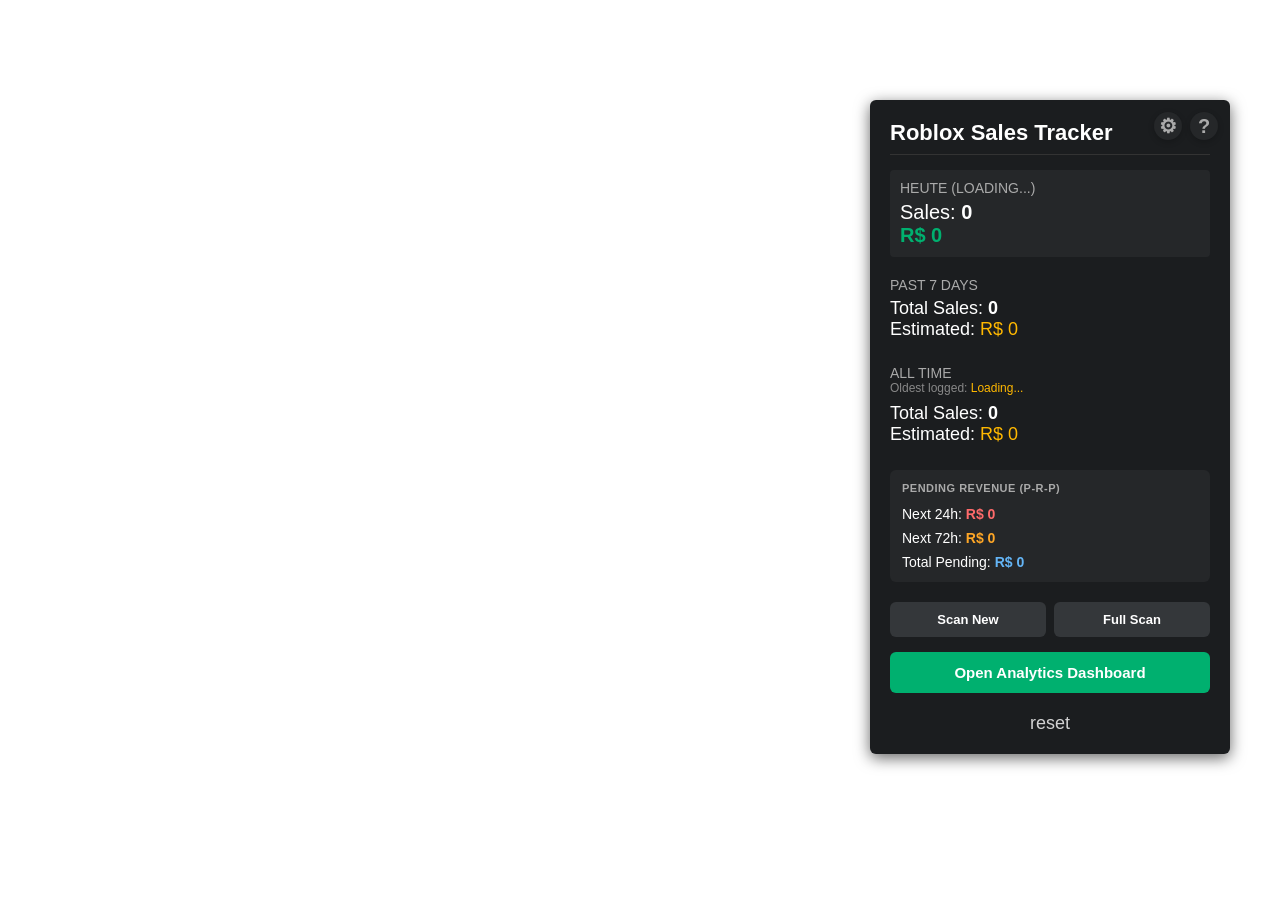
<file: index.html>
<!DOCTYPE html>
<html lang="en">
<head>
    <meta charset="UTF-8">
    <meta name="viewport" content="width=device-width, initial-scale=1.0">
    <title>Roblox Sales Tracker</title>
    <link rel="stylesheet" href="styles.css">
</head>
<body>
    <div id="rbx-sales-tracker-minimal" style="position: fixed; top: 100px; right: 50px; width: 320px; background: #1b1d1f; border-radius: 6px; color: #ffffff; padding: 20px; z-index: 100000; font-family: sans-serif; box-shadow: 0 4px 15px rgba(0,0,0,0.6);">
        <a href="help.html" target="_blank" title="What is this?" style="position: absolute; top: 12px; right: 12px; text-decoration: none; color: #aaa; font-size: 20px; background: #252729; border-radius: 50%; width: 28px; height: 28px; display: flex; align-items: center; justify-content: center; box-shadow: 0 2px 6px rgba(0,0,0,0.2); cursor: pointer; transition: background 0.2s;">
            <span style="font-weight: bold;">?</span>
        </a>
        <a href="#" id="settings-link" title="Settings" style="position: absolute; top: 12px; right: 48px; text-decoration: none; color: #aaa; font-size: 20px; background: #252729; border-radius: 50%; width: 28px; height: 28px; display: flex; align-items: center; justify-content: center; box-shadow: 0 2px 6px rgba(0,0,0,0.2); cursor: pointer; transition: background 0.2s;">
            <span style="font-weight: bold;">&#9881;</span>
        </a>
        <div style="font-size: 22px; font-weight: bold; margin-bottom: 15px; border-bottom: 1px solid #333; padding-bottom: 8px;">Roblox Sales Tracker</div>
        <div style="margin-bottom: 20px; background: #252729; padding: 10px; border-radius: 4px;">
            <div style="font-size: 14px; color: #aaa; text-transform: uppercase;">Heute (<span id="today-label">Loading...</span>)</div>
            <div style="font-size: 20px; margin-top: 5px;">Sales: <b id="today-count">0</b></div>
            <div style="font-size: 20px; color: #00b06f;"><b id="today-robux">R$ 0</b> <span id="today-conversion" style="font-size:12px; color:#aaa; margin-left:6px;"></span></div>
        </div>
        <div style="margin-bottom: 25px;">
            <div style="font-size: 14px; color: #aaa; text-transform: uppercase;">Past 7 Days</div>
            <div style="font-size: 18px; margin-top: 5px;">Total Sales: <b id="days7-count">0</b></div>
            <div style="font-size: 18px;">Estimated: <span style="color: #ffb800;" id="days7-robux">R$ 0</span> <span id="days7-conversion" style="font-size:12px; color:#aaa; margin-left:6px;"></span></div>
        </div>
         <div style="margin-top: 25px;">
            <div style="font-size: 14px; color: #aaa; text-transform: uppercase;">All Time</div>
            <div style="font-size: 12px; color: #888; margin-bottom: 8px;">Oldest logged: <span style="color: #ffb800;" id="alltime-start">Loading...</span></div>
            <div style="font-size: 18px; margin-top: 5px;">Total Sales: <b id="alltime-count">0</b></div>
            <div style="font-size: 18px;">Estimated: <span style="color: #ffb800;" id="alltime-robux">R$ 0</span> <span id="alltime-conversion" style="font-size:12px; color:#aaa; margin-left:6px;"></span></div>
        </div>
        
        <div style="margin-top: 25px; background: #252729; padding: 12px; border-radius: 6px;">
            <div style="font-size: 11px; color: #aaa; text-transform: uppercase; font-weight: 600; letter-spacing: 0.5px;">Pending Revenue (P-R-P)</div>
            <div style="font-size: 14px; margin-top: 12px; color: #ffffff;">Next 24h: <b id="pending24h-robux" style="color: #ff6b6b;">R$ 0</b> <span id="pending24h-conversion" style="font-size:11px; color:#aaa; margin-left:6px;"></span></div>
            <div style="font-size: 14px; margin-top: 8px; color: #ffffff;">Next 72h: <b id="pending72h-robux" style="color: #ffa726;">R$ 0</b> <span id="pending72h-conversion" style="font-size:11px; color:#aaa; margin-left:6px;"></span></div>
            <div style="font-size: 14px; margin-top: 8px; color: #ffffff;">Total Pending: <b id="totalpending-robux" style="color: #64b5f6;">R$ 0</b> <span id="totalpending-conversion" style="font-size:11px; color:#aaa; margin-left:6px;"></span></div>
        </div>

        <div style="display: flex; gap: 8px; margin-top: 20px; margin-bottom: 15px;">
            <button id="scan-new-btn" style="flex: 1; padding: 10px; background: #34373a; border: none; border-radius: 6px; color: #fff; font-weight: bold; font-size: 13px; cursor: pointer; transition: background 0.2s;" onmouseover="this.style.background='#404346'" onmouseout="this.style.background='#34373a'">Scan New</button>
            <button id="scan-full-btn" style="flex: 1; padding: 10px; background: #34373a; border: none; border-radius: 6px; color: #fff; font-weight: bold; font-size: 13px; cursor: pointer; transition: background 0.2s;" onmouseover="this.style.background='#404346'" onmouseout="this.style.background='#34373a'">Full Scan</button>
        </div>
        <button id="open-analytics-btn" style="width: 100%; padding: 12px; background: #00b06f; border: none; border-radius: 6px; color: #fff; font-weight: bold; font-size: 15px; cursor: pointer; margin-bottom: 10px;">Open Analytics Dashboard</button>
        <div id="reset-tracker" style="color: #ffffff; font-size: 18px; cursor: pointer; display: block; text-align: center; opacity: 0.8; margin-top: 10px;">reset</div>
    </div>
    <script src="content.js"></script>
</body>
</html>
</file>
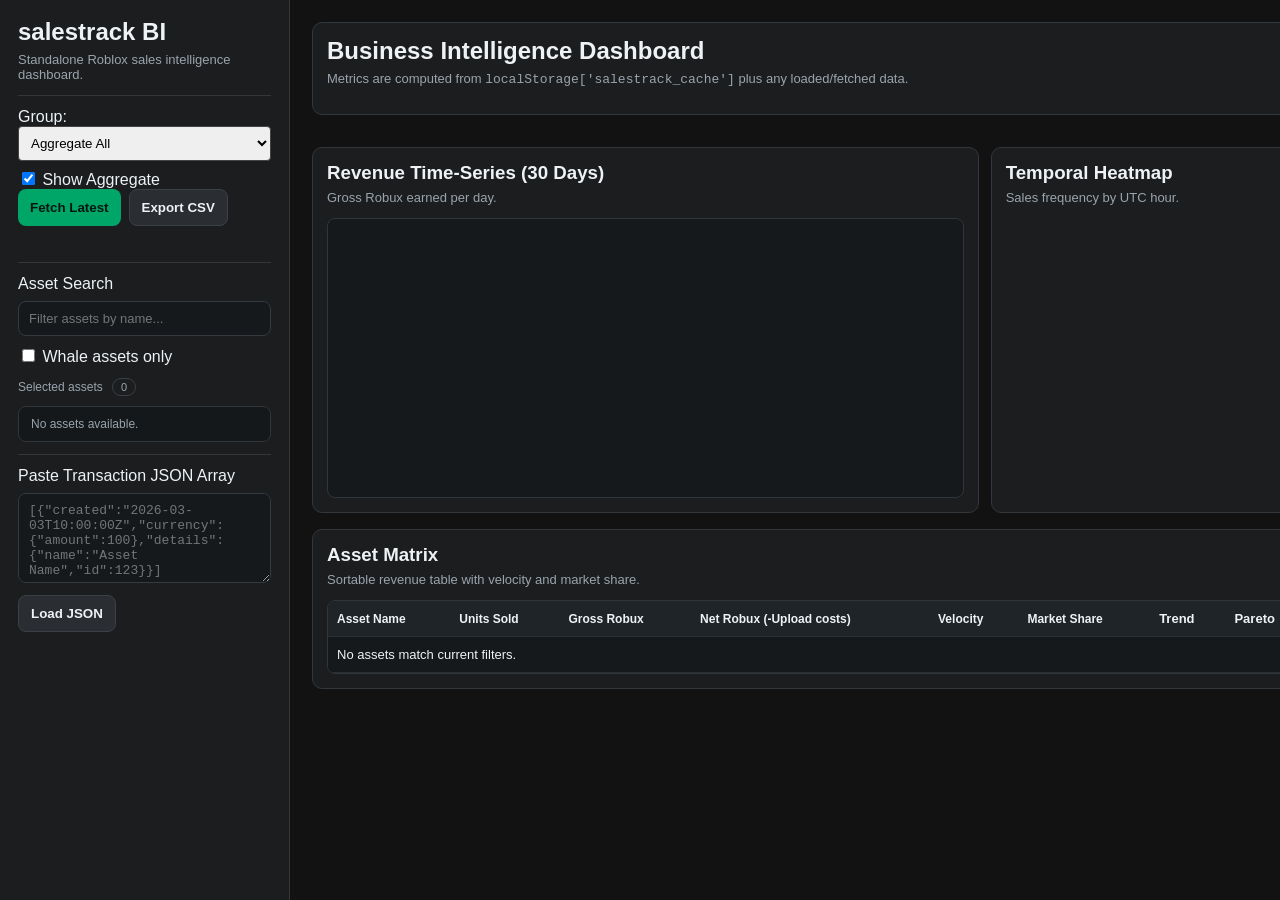
<file: analytics.html>
<!DOCTYPE html>
<html lang="en">
<head>
    <meta charset="UTF-8">
    <meta name="viewport" content="width=device-width, initial-scale=1.0">
    <title>salestrack Analytics Dashboard</title>
    <link rel="stylesheet" href="analytics.css">
</head>
<body>
    <aside class="sidebar">


        <h2>salestrack BI</h2>
        <p class="subtitle">Standalone Roblox sales intelligence dashboard.</p>

        <div class="line"></div>



        <div class="button-row">
            <button class="primary" id="fetchLatestBtn">Fetch Latest</button>
            <button class="ghost" id="exportCsvBtn">Export CSV</button>
        </div>
        <div class="status" id="fetchStatus"></div>

        <div class="line"></div>

        <label for="assetSearch">Asset Search</label>
        <input class="input" id="assetSearch" type="text" placeholder="Filter assets by name...">

        <label style="display:block; margin-top:10px;">
            <input type="checkbox" id="whalesOnly"> Whale assets only
        </label>

        <div style="margin-top:12px; color: var(--muted); font-size: 12px;">
            Selected assets
            <span class="pill" id="assetSelectionCount">All</span>
        </div>
        <div class="filter-list" id="assetFilters"></div>

        <div class="line"></div>

        <label for="jsonInput">Paste Transaction JSON Array</label>
        <textarea class="textarea" id="jsonInput" placeholder='[{"created":"2026-03-03T10:00:00Z","currency":{"amount":100},"details":{"name":"Asset Name","id":123}}]'></textarea>
        <button class="ghost" id="loadJsonBtn" style="margin-top:8px;">Load JSON</button>
        <div class="status" id="jsonStatus"></div>
    </aside>

    <main class="main">
        <section class="panel">
            <h1>Business Intelligence Dashboard</h1>
            <p class="subtitle">
                Metrics are computed from <code>localStorage['salestrack_cache']</code> plus any loaded/fetched data.
            </p>
        </section>

        <section class="stats-ribbon" id="statsRibbon"></section>

        <section class="layout-2">
            <div class="panel">
                <h3>Revenue Time-Series (30 Days)</h3>
                <p class="subtitle">Gross Robux earned per day.</p>
                <div class="chart-wrap">
                    <canvas id="revenueChart"></canvas>
                </div>
            </div>

            <div class="panel">
                <h3>Temporal Heatmap</h3>
                <p class="subtitle">Sales frequency by UTC hour.</p>
                <div id="goldenHourText" class="subtitle" style="margin-top:8px;"></div>
                <div class="heatmap-grid" id="heatmapGrid"></div>
            </div>
        </section>

        <section class="panel">
            <h3>Asset Matrix</h3>
            <p class="subtitle">Sortable revenue table with velocity and market share.</p>
            <div class="table-wrap">
                <table>
                    <thead>
                        <tr>
                            <th><button class="sort-btn" data-sort="assetName">Asset Name</button></th>
                            <th><button class="sort-btn" data-sort="unitsSold">Units Sold</button></th>
                            <th><button class="sort-btn" data-sort="grossRobux">Gross Robux</button></th>
                            <th><button class="sort-btn" data-sort="netRobux">Net Robux (-Upload costs)</button></th>
                            <th><button class="sort-btn" data-sort="velocityPct">Velocity</button></th>
                            <th><button class="sort-btn" data-sort="marketSharePct">Market Share</button></th>
                            <th>Trend</th>
                            <th>Pareto</th>
                        </tr>
                    </thead>
                    <tbody id="assetTableBody"></tbody>
                </table>
            </div>
        </section>
    </main>

<script src="analytics-state.js"></script>
    <script src="analytics-utils.js"></script>
    <script src="analytics-core.js"></script>
    <script src="analytics-ui.js"></script>
    <script src="analytics-main.js"></script>
</body>
</html>
</file>
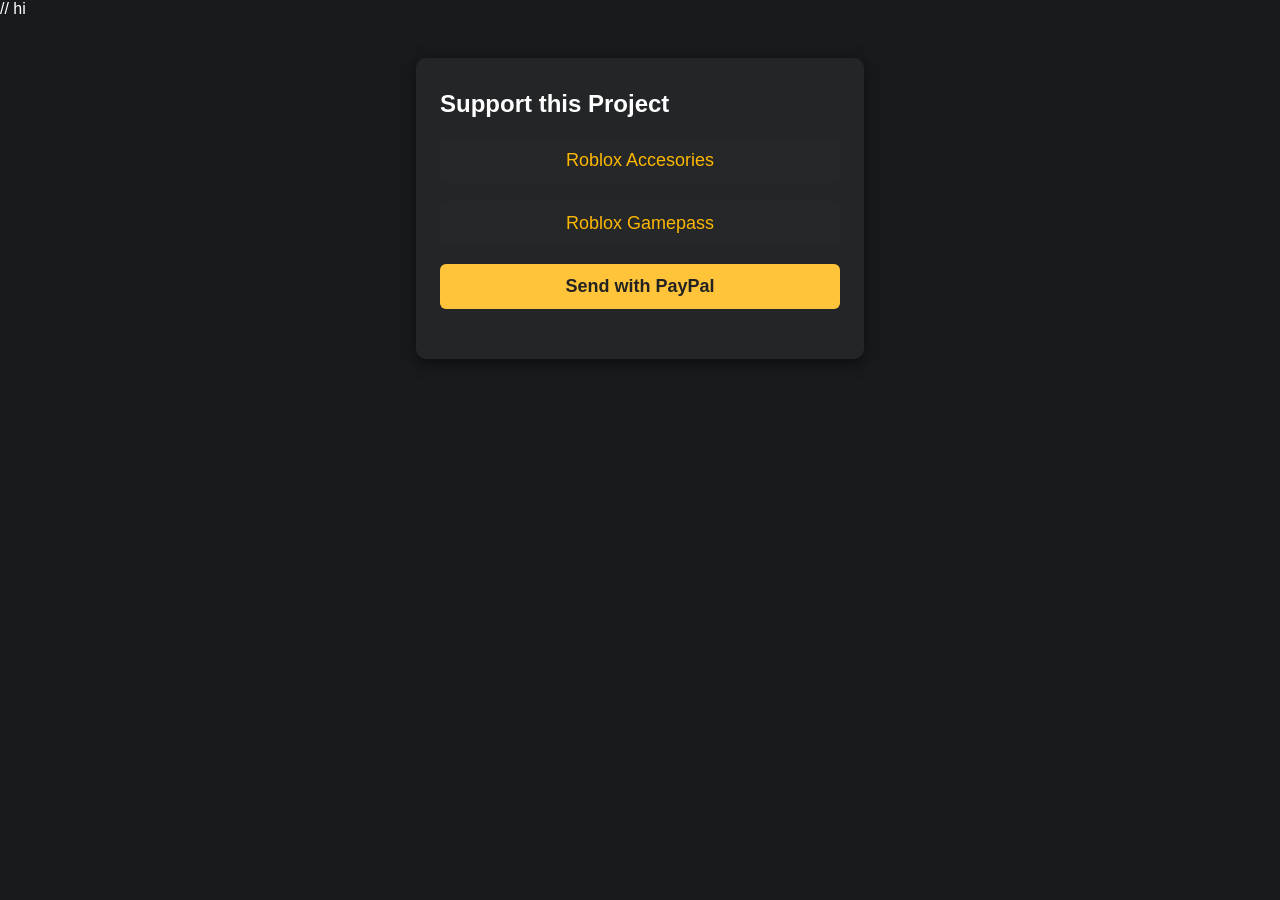
<file: donate.html>
<!DOCTYPE html>
<html lang="de">
<head> // hi 
    <meta charset="UTF-8">
    <meta name="viewport" content="width=device-width, initial-scale=1.0">
    <title>Show Support</title>
    <link rel="stylesheet" href="styles.css">
    <style>
        body { background: #181a1b; color: #fff; font-family: sans-serif; margin: 0; padding: 0; }
        .donate-container { max-width: 400px; margin: 40px auto; background: #232527; border-radius: 10px; padding: 32px 24px; box-shadow: 0 4px 16px rgba(0,0,0,0.5); }
        h2 { margin-top: 0; }
        .donate-link { display: block; margin: 18px 0; padding: 12px; background: #252729; border-radius: 6px; color: #ffb800; text-decoration: none; font-size: 18px; text-align: center; transition: background 0.2s; }
        .donate-link:hover { background: #333; }
        .paypal-btn { background: #ffc439; color: #222; font-weight: bold; }
    </style>
</head>
<body>
    <div class="donate-container">
        <h2>Support this Project</h2>
        <a class="donate-link" href="https://www.roblox.com/communities/1014754980/StyloX-UGC#!/store" target="_blank">Roblox Accesories</a>
        <a class="donate-link" href="https://www.roblox.com/game-pass/756153595" target="_blank">Roblox Gamepass</a>
        <a class="donate-link paypal-btn" href="https://www.paypal.com/donate/?hosted_button_id=F5TPTEHMRDZ58" target="_blank">Send with PayPal</a>
    </div>
</body>
</html>
</file>
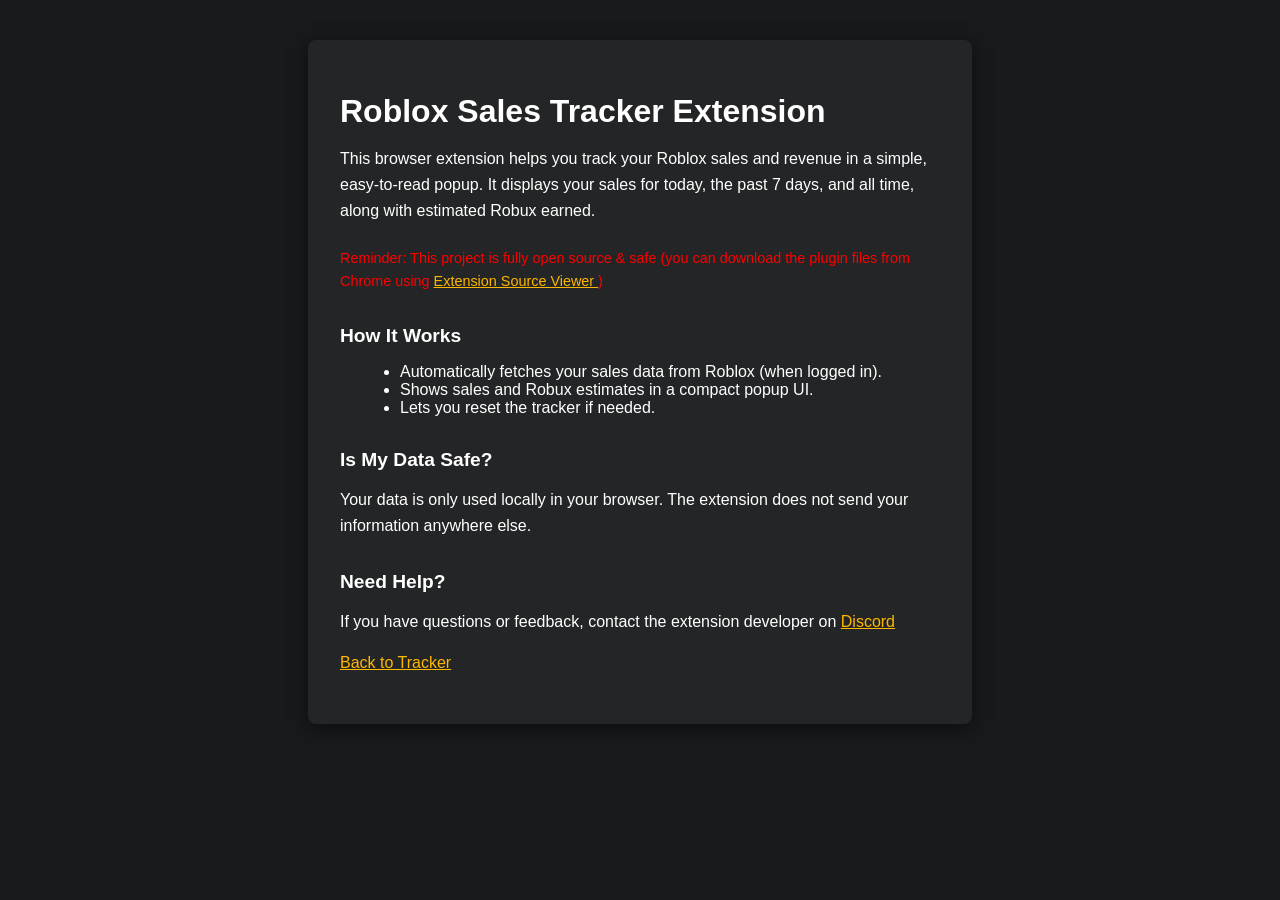
<file: help.html>
<!DOCTYPE html>
<html lang="en">
<head>
    <!-- hi -->
    <meta charset="UTF-8">
    <meta name="viewport" content="width=device-width, initial-scale=1.0">
    <title>About Roblox Sales Tracker</title>
    <link rel="stylesheet" href="styles.css">
    <style>
        body { background: #181a1b; color: #ffffff; font-family: sans-serif; margin: 0; padding: 0; }
        .container { max-width: 600px; margin: 40px auto; background: #232526; border-radius: 8px; padding: 32px; box-shadow: 0 4px 20px rgba(0,0,0,0.5); }
        h1 { font-size: 2em; margin-bottom: 16px; }
        h2 { font-size: 1.2em; margin-top: 32px; }
        p { font-size: 1em; line-height: 1.6; margin-bottom: 16px; }
        ul { margin-left: 20px; }
        a { color: #ffb800; }

        .warning {
            font-size: 0.9em;
            color: #ff0000;
            margin-top: 24px;
        }
    </style>
</head>
<body>
    <div class="container">
        <h1>Roblox Sales Tracker Extension</h1>

        <p>This browser extension helps you track your Roblox sales and revenue in a simple, easy-to-read popup. It displays your sales for today, the past 7 days, and all time, along with estimated Robux earned.</p>

        <p class="warning">
            Reminder: This project is fully open source & safe (you can download the plugin files from Chrome using
            <a href="https://chromewebstore.google.com/detail/extension-source-download/dlbdalfhhfecaekoakmanjflmdhmgpea?hl=de&utm_source=ext_sidebar" target="_blank">
                Extension Source Viewer
            </a>)
        </p>

        <h2>How It Works</h2>
        <ul>
            <li>Automatically fetches your sales data from Roblox (when logged in).</li>
            <li>Shows sales and Robux estimates in a compact popup UI.</li>
            <li>Lets you reset the tracker if needed.</li>
        </ul>

        <h2>Is My Data Safe?</h2>
        <p>Your data is only used locally in your browser. The extension does not send your information anywhere else.</p>

        <h2>Need Help?</h2>
        <p>If you have questions or feedback, contact the extension developer on <a href="https://discord.gg/PnEZ5u266K" target="_blank">
                Discord
            </a></p>

        <p><a href="index.html">Back to Tracker</a></p>
    </div>
</body>
</html>
</file>
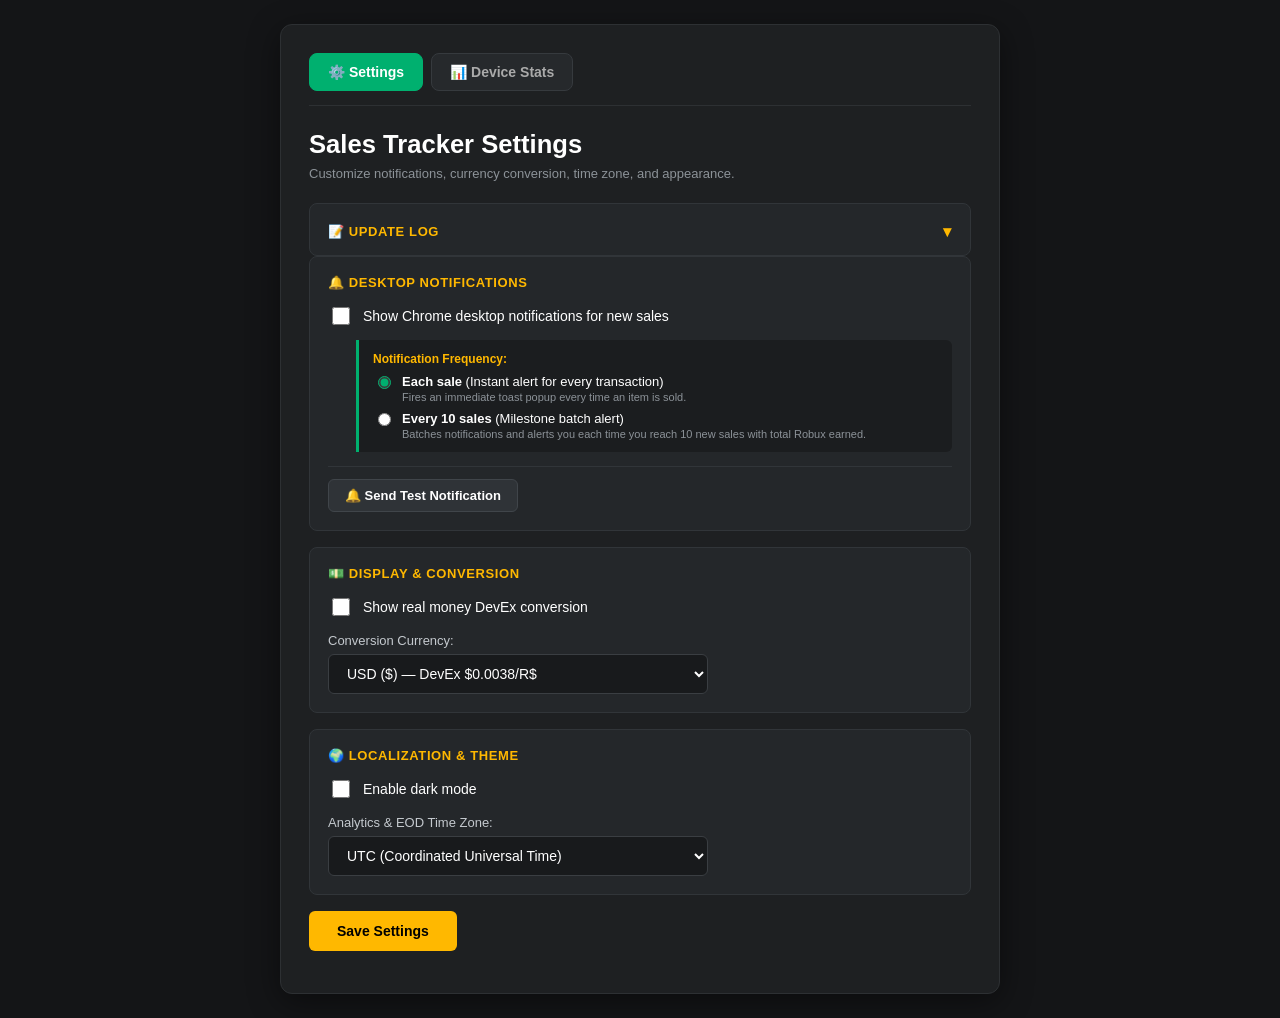
<file: settings.html>
<!DOCTYPE html>
<html lang="en">
<head>
    <meta charset="UTF-8">
    <meta name="viewport" content="width=device-width, initial-scale=1.0">
    <title>Sales Tracker - Settings & Device Stats</title>
    <link rel="stylesheet" href="styles.css">
    <style>
        * { box-sizing: border-box; }
        body { background: #141517; color: #ffffff; font-family: -apple-system, BlinkMacSystemFont, "Segoe UI", Roboto, Helvetica, Arial, sans-serif; margin: 0; padding: 24px 16px; }
        .container { max-width: 720px; margin: 0 auto; background: #1e2022; border: 1px solid #2d3033; border-radius: 12px; padding: 28px; box-shadow: 0 8px 32px rgba(0,0,0,0.45); }

        /* Navigation Tabs */
        .tab-nav { display: flex; gap: 8px; border-bottom: 1px solid #2d3033; padding-bottom: 14px; margin-bottom: 24px; }
        .tab-btn { background: #26292c; border: 1px solid #363a3e; color: #aaa; padding: 10px 18px; border-radius: 8px; font-weight: 600; font-size: 14px; cursor: pointer; transition: all 0.2s ease; display: flex; align-items: center; gap: 8px; }
        .tab-btn:hover { background: #32363a; color: #fff; }
        .tab-btn.active { background: #00b06f; border-color: #00b06f; color: #fff; }

        .tab-content { display: none; }
        .tab-content.active { display: block; }

        /* Typography */
        h1 { font-size: 1.6em; margin: 0 0 6px 0; color: #fff; font-weight: 700; }
        h2 { font-size: 1.25em; margin: 24px 0 12px 0; color: #fff; font-weight: 600; border-bottom: 1px solid #2d3033; padding-bottom: 8px; }
        .subtitle { color: #8c9298; font-size: 13px; margin: 0 0 20px 0; line-height: 1.4; }

        /* Form Controls */
        .setting-section { background: #24272a; border: 1px solid #313539; border-radius: 8px; padding: 18px; margin-bottom: 16px; }
        .setting-section-title { font-size: 13px; text-transform: uppercase; letter-spacing: 0.6px; font-weight: 700; color: #ffb800; margin-bottom: 14px; }

        label.checkbox-label { display: flex; align-items: center; gap: 10px; font-size: 14px; cursor: pointer; user-select: none; margin-bottom: 12px; }
        label.checkbox-label:last-child { margin-bottom: 0; }
        input[type="checkbox"] { width: 18px; height: 18px; accent-color: #00b06f; cursor: pointer; }

        .field-group { margin-top: 14px; }
        .field-group label { display: block; font-size: 13px; color: #c4c9ce; margin-bottom: 6px; font-weight: 500; }

        select { width: 100%; max-width: 380px; padding: 10px 14px; background: #181a1c; color: #fff; border: 1px solid #3a3e42; border-radius: 6px; font-size: 14px; outline: none; }
        select:focus { border-color: #00b06f; }

        .sub-options { margin-left: 28px; margin-top: 10px; padding: 12px 14px; background: #1b1d1f; border-left: 3px solid #00b06f; border-radius: 0 6px 6px 0; }
        .radio-option { display: flex; align-items: flex-start; gap: 8px; margin-bottom: 8px; cursor: pointer; font-size: 13px; }
        .radio-option:last-child { margin-bottom: 0; }
        .radio-option input[type="radio"] { margin-top: 2px; accent-color: #00b06f; cursor: pointer; }
        .radio-desc { color: #8c9298; font-size: 11px; margin-top: 2px; }

        .update-log { margin-top: 12px; }
        .update-log-wrapper { background: #24272a; border: 1px solid #313539; border-radius: 8px; padding: 0; overflow: hidden; }
        .update-log-wrapper summary {
            list-style: none; cursor: pointer; user-select: none; padding: 18px 18px 14px 18px; font-size: 13px; text-transform: uppercase; letter-spacing: 0.6px; font-weight: 700; color: #ffb800; display: flex; align-items: center; justify-content: space-between; gap: 12px;
        }
        .update-log-wrapper summary::-webkit-details-marker { display: none; }
        .update-log-wrapper summary::after {
            content: "▾"; font-size: 16px; color: #ffb800; transition: transform 0.2s ease;
        }
        .update-log-wrapper[open] summary::after { transform: rotate(180deg); }
        .update-log-content { padding: 0 18px 18px 18px; }
        .update-entry { margin-bottom: 18px; }
        .update-entry:last-child { margin-bottom: 0; }
        .update-version { font-size: 15px; font-weight: 700; color: #fff; margin-bottom: 6px; }
        .update-date { font-size: 12px; color: #8c9298; font-weight: 600; margin-left: 8px; }
        .update-entry ul { margin: 8px 0 0 18px; padding: 0; color: #dfe3e8; font-size: 13px; line-height: 1.6; }
        .update-entry li { margin-bottom: 4px; }

        .btn-primary { padding: 12px 28px; background: #ffb800; border: none; border-radius: 6px; color: #000; font-weight: bold; font-size: 14px; cursor: pointer; transition: background 0.2s; }
        .btn-primary:hover { background: #ffa500; }
        .btn-secondary { padding: 10px 18px; background: #2f3337; border: 1px solid #40454a; border-radius: 6px; color: #fff; font-weight: 600; font-size: 13px; cursor: pointer; transition: background 0.2s; }
        .btn-secondary:hover { background: #3c4146; }
        .btn-green { padding: 10px 18px; background: #00b06f; border: none; border-radius: 6px; color: #fff; font-weight: bold; font-size: 13px; cursor: pointer; transition: background 0.2s; }
        .btn-green:hover { background: #00c87f; }

        /* Device Stats Grid */
        .stats-grid { display: grid; grid-template-columns: repeat(auto-fit, minmax(200px, 1fr)); gap: 12px; margin-bottom: 24px; }
        .stat-card { background: #24272a; border: 1px solid #313539; border-radius: 8px; padding: 16px; position: relative; overflow: hidden; }
        .stat-card-title { font-size: 11px; text-transform: uppercase; letter-spacing: 0.5px; color: #8c9298; font-weight: 700; margin-bottom: 6px; }
        .stat-card-value { font-size: 22px; font-weight: bold; color: #ffffff; }
        .stat-card-value.green { color: #00b06f; }
        .stat-card-value.gold { color: #ffb800; }
        .stat-card-value.blue { color: #64b5f6; }
        .stat-card-sub { font-size: 12px; color: #8c9298; margin-top: 4px; }

        /* Stats Tables */
        .stats-table-wrapper { background: #24272a; border: 1px solid #313539; border-radius: 8px; overflow: hidden; margin-bottom: 24px; }
        table.stats-table { width: 100%; border-collapse: collapse; font-size: 13px; text-align: left; }
        table.stats-table th { background: #1c1e20; color: #8c9298; font-size: 11px; text-transform: uppercase; letter-spacing: 0.5px; padding: 10px 14px; font-weight: 700; border-bottom: 1px solid #313539; }
        table.stats-table td { padding: 12px 14px; border-bottom: 1px solid #2a2d31; color: #e1e4e8; }
        table.stats-table tr:last-child td { border-bottom: none; }
        table.stats-table tr:hover td { background: #292d31; }

        .badge-scope { display: inline-block; padding: 3px 8px; border-radius: 4px; font-size: 11px; font-weight: 600; text-transform: uppercase; }
        .badge-group { background: rgba(0, 176, 111, 0.15); color: #00b06f; border: 1px solid rgba(0, 176, 111, 0.3); }
        .badge-user { background: rgba(100, 181, 246, 0.15); color: #64b5f6; border: 1px solid rgba(100, 181, 246, 0.3); }

        .actions-row { display: flex; gap: 10px; align-items: center; margin-top: 20px; }
        #status { margin-top: 14px; font-weight: 600; font-size: 14px; }
    </style>
</head>
<body>
    <div class="container">
        <!-- Navigation Tabs -->
        <div class="tab-nav">
            <button type="button" class="tab-btn active" id="tab-btn-settings">⚙️ Settings</button>
            <button type="button" class="tab-btn" id="tab-btn-stats">📊 Device Stats</button>
        </div>

        <!-- Tab 1: Settings Form -->
        <div class="tab-content active" id="tab-content-settings">
            <h1>Sales Tracker Settings</h1>
            <p class="subtitle">Customize notifications, currency conversion, time zone, and appearance.</p>

            <details class="update-log-wrapper">
                <summary>📝 Update Log</summary>
                <div class="update-log-content">
                    <div class="update-log">
                        <div class="update-entry">
                            <div class="update-version">v6.0 <span class="update-date">Current build</span></div>
                            <ul>
                                <li>Added sales prediction tools to estimate upcoming revenue more accurately.</li>
                                <li>Redesigned the settings menu with a cleaner, easier-to-use layout.</li>
                                <li>Added total stats tracking for a clearer overview of overall performance.</li>
                                <li>Introduced sales notifications so important updates are easier to catch in real time.</li>
                            </ul>
                        </div>
                        <div class="update-entry" style="margin-top: 18px;">
                            <div class="update-version" style="font-size: 13px; color: #8c9298; text-transform: uppercase; letter-spacing: 0.5px; margin-bottom: 10px;">Previous versions</div>
                            <div class="update-entry">
                                <div class="update-version">v5.1 <span class="update-date">2026-05-23</span></div>
                                <ul>
                                    <li>Version is active, but no dedicated update note is listed yet.</li>
                                </ul>
                            </div>
                            <div class="update-entry">
                                <div class="update-version">v5.0 <span class="update-date">2026-05-23</span></div>
                                <ul>
                                    <li>Added the forecast system with 30-day, 90-day, and 1-year sales growth estimates per group.</li>
                                    <li>Added quick Forecast buttons in the tracker so the forecast page opens directly.</li>
                                    <li>Improved grouped cache parsing for forecast analysis input.</li>
                                </ul>
                            </div>
                            <div class="update-entry">
                                <div class="update-version">v4.8 <span class="update-date">2026-05-22</span></div>
                                <ul>
                                    <li>Improved per-group analytics loading reliability.</li>
                                    <li>Polished tracker dashboard behavior for settings and analytics actions.</li>
                                </ul>
                            </div>
                        </div>
                    </div>
                </div>
            </details>

            <form id="settings-form">
                <!-- Notifications Section -->
                <div class="setting-section">
                    <div class="setting-section-title">🔔 Desktop Notifications</div>
                    <label class="checkbox-label">
                        <input type="checkbox" id="showNotifications">
                        <span>Show Chrome desktop notifications for new sales</span>
                    </label>

                    <div class="sub-options" id="notification-mode-container">
                        <div style="font-weight: 600; font-size: 12px; color: #ffb800; margin-bottom: 8px;">Notification Frequency:</div>
                        <label class="radio-option">
                            <input type="radio" name="notificationMode" value="each" id="notif-mode-each" checked>
                            <div>
                                <div><b>Each sale</b> (Instant alert for every transaction)</div>
                                <div class="radio-desc">Fires an immediate toast popup every time an item is sold.</div>
                            </div>
                        </label>
                        <label class="radio-option">
                            <input type="radio" name="notificationMode" value="every10" id="notif-mode-every10">
                            <div>
                                <div><b>Every 10 sales</b> (Milestone batch alert)</div>
                                <div class="radio-desc">Batches notifications and alerts you each time you reach 10 new sales with total Robux earned.</div>
                            </div>
                        </label>
                    </div>

                    <div style="margin-top: 14px; padding-top: 12px; border-top: 1px solid #313539; display: flex; align-items: center; gap: 12px; flex-wrap: wrap;">
                        <button type="button" class="btn-secondary" id="test-notification-btn" style="font-size: 13px; padding: 8px 16px;">🔔 Send Test Notification</button>
                        <span id="test-notif-status" style="font-size: 12px; font-weight: 500;"></span>
                    </div>
                </div>

                <!-- Display & Currency Section -->
                <div class="setting-section">
                    <div class="setting-section-title">💵 Display & Conversion</div>
                    <label class="checkbox-label">
                        <input type="checkbox" id="showConversion">
                        <span>Show real money DevEx conversion</span>
                    </label>
                    <div class="field-group">
                        <label for="currency">Conversion Currency:</label>
                        <select id="currency">
                            <option value="USD">USD ($) — DevEx $0.0038/R$</option>
                            <option value="EUR">EUR (€) — DevEx €0.00325/R$</option>
                        </select>
                    </div>
                </div>

                <!-- Appearance & Timezone Section -->
                <div class="setting-section">
                    <div class="setting-section-title">🌍 Localization & Theme</div>
                    <label class="checkbox-label">
                        <input type="checkbox" id="darkMode">
                        <span>Enable dark mode</span>
                    </label>
                    <div class="field-group">
                        <label for="timeZone">Analytics & EOD Time Zone:</label>
                        <select id="timeZone">
                            <option value="UTC">UTC (Coordinated Universal Time)</option>
                            <option value="Europe/Berlin">Central European Time (CET/CEST)</option>
                            <option value="Europe/London">London / GMT / BST</option>
                            <option value="America/New_York">Eastern Time (EST/EDT)</option>
                            <option value="America/Chicago">Central Time (CST/CDT)</option>
                            <option value="America/Denver">Mountain Time (MST/MDT)</option>
                            <option value="America/Los_Angeles">Pacific Time (PST/PDT)</option>
                            <option value="Asia/Tokyo">Japan Standard Time (JST)</option>
                            <option value="Asia/Singapore">Singapore Time (SGT)</option>
                            <option value="Australia/Sydney">Australian Eastern Time (AET)</option>
                        </select>
                    </div>
                </div>

                <button type="submit" class="btn-primary">Save Settings</button>
            </form>
            <div id="status"></div>
        </div>

        <!-- Tab 2: Device Stats -->
        <div class="tab-content" id="tab-content-stats">
            <div style="display: flex; justify-content: space-between; align-items: center; flex-wrap: wrap; gap: 10px;">
                <div>
                    <h1>Device-Wide Tracked Stats</h1>
                    <p class="subtitle" style="margin-bottom: 12px;">Aggregated metrics and intelligence across all Roblox groups & accounts tracked on this browser.</p>
                </div>
                <div style="display: flex; gap: 8px;">
                    <button type="button" class="btn-secondary" id="refresh-stats-btn">🔄 Refresh Stats</button>
                    <button type="button" class="btn-green" id="open-analytics-from-stats-btn">📈 Open Analytics</button>
                </div>
            </div>

            <!-- Main Metric Cards -->
            <div class="stats-grid">
                <div class="stat-card">
                    <div class="stat-card-title">🛒 Total Tracked Sales</div>
                    <div class="stat-card-value gold" id="stat-total-sales">0</div>
                    <div class="stat-card-sub" id="stat-total-sales-sub">Across all entities</div>
                </div>
                <div class="stat-card">
                    <div class="stat-card-title">🟢 Total Robux Earned</div>
                    <div class="stat-card-value green" id="stat-total-robux">R$ 0</div>
                    <div class="stat-card-sub" id="stat-total-conversion">$0.00 USD</div>
                </div>
                <div class="stat-card">
                    <div class="stat-card-title">📅 Today's Combined Sales</div>
                    <div class="stat-card-value" id="stat-today-robux">R$ 0</div>
                    <div class="stat-card-sub" id="stat-today-count">0 sales today</div>
                </div>
                <div class="stat-card">
                    <div class="stat-card-title">📈 Past 7 Days Combined</div>
                    <div class="stat-card-value" id="stat-days7-robux">R$ 0</div>
                    <div class="stat-card-sub" id="stat-days7-count">0 sales in 7 days</div>
                </div>
                <div class="stat-card">
                    <div class="stat-card-title">⏳ Total Pending Robux</div>
                    <div class="stat-card-value blue" id="stat-total-pending">R$ 0</div>
                    <div class="stat-card-sub">Robux currently in escrow</div>
                </div>
                <div class="stat-card">
                    <div class="stat-card-title">💰 Total Group Balances</div>
                    <div class="stat-card-value" id="stat-total-balance">R$ 0</div>
                    <div class="stat-card-sub">Available group funds</div>
                </div>
                <div class="stat-card">
                    <div class="stat-card-title">📊 Average Sale Price</div>
                    <div class="stat-card-value" id="stat-avg-sale">R$ 0</div>
                    <div class="stat-card-sub">Per transaction average</div>
                </div>
                <div class="stat-card">
                    <div class="stat-card-title">🐋 Largest Single Sale</div>
                    <div class="stat-card-value gold" id="stat-highest-sale">R$ 0</div>
                    <div class="stat-card-sub" id="stat-highest-sale-name">—</div>
                </div>
                <div class="stat-card">
                    <div class="stat-card-title">👥 Tracked Entities</div>
                    <div class="stat-card-value" id="stat-entity-count">0</div>
                    <div class="stat-card-sub" id="stat-entity-breakdown-sub">0 groups, 0 users</div>
                </div>
            </div>

            <!-- Top Performing Assets -->
            <h2>🏆 Top 5 Best-Selling Assets (Device-wide)</h2>
            <div class="stats-table-wrapper">
                <table class="stats-table" id="top-assets-table">
                    <thead>
                        <tr>
                            <th style="width: 50px;">#</th>
                            <th>Asset / Item Name</th>
                            <th style="text-align: right;">Sales</th>
                            <th style="text-align: right;">Gross Robux</th>
                            <th style="text-align: right;">% of Total</th>
                        </tr>
                    </thead>
                    <tbody id="top-assets-tbody">
                        <tr>
                            <td colspan="5" style="text-align: center; color: #8c9298; padding: 20px;">No sales data recorded yet.</td>
                        </tr>
                    </tbody>
                </table>
            </div>

            <!-- Tracked Groups / Accounts -->
            <h2>🏢 Tracked Groups & Accounts Breakdown</h2>
            <div class="stats-table-wrapper">
                <table class="stats-table" id="entities-table">
                    <thead>
                        <tr>
                            <th style="width: 90px;">Type</th>
                            <th>Entity Name / ID</th>
                            <th style="text-align: right;">Sales</th>
                            <th style="text-align: right;">Total Robux</th>
                            <th style="text-align: right;">Balance</th>
                        </tr>
                    </thead>
                    <tbody id="entities-tbody">
                        <tr>
                            <td colspan="5" style="text-align: center; color: #8c9298; padding: 20px;">No tracked groups or users found on this device.</td>
                        </tr>
                    </tbody>
                </table>
            </div>
        </div>
    </div>
    <script src="settings.js"></script>
</body>
</html>
</file>
<file: styles.css>
/* Old Dashboard Stylesy */
#rbx-sales-dashboard {
    position: fixed;
    top: 100px;
    right: 20px;
    width: 220px;
    background: #232527;
    border: 1px solid #393b3d;
    border-radius: 8px;
    color: white;
    font-family: Arial, sans-serif;
    padding: 12px;
    z-index: 10000;
    box-shadow: 0 4px 12px rgba(0,0,0,0.5);
}

.rbx-dash-header {
    display: flex;
    justify-content: space-between;
    border-bottom: 1px solid #393b3d;
    padding-bottom: 8px;
    margin-bottom: 8px;
    font-size: 14px;
}

.stat-row {
    display: flex;
    justify-content: space-between;
    font-size: 13px;
    margin: 5px 0;
}

.green {
    color: #00b06f;
    font-weight: bold;
}

.highscore-box {
    margin-top: 10px;
    padding-top: 8px;
    border-top: 1px solid #393b3d;
    text-align: center;
    font-size: 12px;
    color: #ffb800;
}

/* salestrack Overlay Styles */
.salestrack-overlay-body {
    padding: 0;
    color: #ffffff;
}

.salestrack-description {
    font-size: 14px;
    color: #aaa;
    margin-bottom: 12px;
    line-height: 1.5;
}

.salestrack-action-stack {
    display: flex;
    flex-direction: column;
    gap: 8px;
}

.salestrack-stats-grid {
    display: grid;
    grid-template-columns: 1fr 1fr;
    gap: 12px;
    margin-bottom: 12px;
}

.salestrack-stat-item {
    background: #232527;
    padding: 12px;
    border-radius: 6px;
    border: 1px solid #393b3d;
}

.centered-content {
    display: flex;
    flex-direction: column;
    align-items: center;
    justify-content: center;
}

.salestrack-stat-label {
    display: block;
    font-size: 12px;
    color: #aaa;
    text-transform: uppercase;
    margin-bottom: 6px;
    font-weight: 600;
}

.salestrack-stat-value {
    display: block;
    font-size: 18px;
    font-weight: bold;
    color: #ffffff;
}

.icon-robux-16x16 {
    display: inline-block;
    width: 16px;
    height: 16px;
    background: url('data:image/svg+xml;utf8,<svg xmlns="http://www.w3.org/2000/svg" viewBox="0 0 16 16"><text x="2" y="13" font-size="12" fill="gold" font-weight="bold">R$</text></svg>') no-repeat center;
    background-size: contain;
}

.salestrack-breakdown-section {
    margin-bottom: 12px;
    border-top: 1px solid #393b3d;
    padding-top: 12px;
}

.salestrack-breakdown-list {
    list-style: none;
    padding: 0;
    margin: 8px 0 0 0;
}

.salestrack-breakdown-list li {
    display: flex;
    justify-content: space-between;
    align-items: center;
    padding: 6px;
    background: #232527;
    margin-bottom: 4px;
    border-radius: 4px;
    font-size: 12px;
    border: 1px solid #393b3d;
}

.salestrack-breakdown-amount {
    flex: 1;
    color: #aaa;
    font-size: 12px;
}

.salestrack-breakdown-count {
    color: #00b06f;
    font-weight: bold;
    margin: 0 8px;
    font-size: 11px;
}

.salestrack-breakdown-price {
    color: #ffb800;
    font-weight: bold;
    font-size: 12px;
}

.salestrack-divider {
    height: 1px;
    background: #393b3d;
    margin: 12px 0;
}

.salestrack-status-content {
    padding: 8px 0;
}

.salestrack-status-wrapper {
    display: flex;
    align-items: center;
    gap: 8px;
    justify-content: center;
}

.salestrack-status-text {
    color: #aaa;
    font-size: 13px;
}

.salestrack-rate-limit-text {
    color: #ff6b6b;
}

/* Text Utility Classes */
.text-secondary {
    color: #aaa;
}

.text-caption-body {
    font-size: 12px;
}

.text-body {
    font-size: 14px;
    line-height: 1.5;
}

.text-error {
    color: #ff6b6b;
    font-size: 13px;
}


/* Button Styles */
.btn-growth-md {
    padding: 6px 12px;
    font-size: 12px;
    font-weight: 600;
}

/* Content Top Helper */
.content-top {
    margin-top: 8px;
}

.p3 {
    font-size: 0.9em;
    color: #ff0000;
    margin-top: 24px;
}
</file>
<file: analytics.css>
:root {
    --bg: #121212;
    --panel: #1b1d1f;
    --border: #32373c;
    --text: #eef2f5;
    --muted: #9aa4ad;
    --accent: #00a568;
    --danger: #d65a5a;
}

* {
    box-sizing: border-box;
}

html, body {
    margin: 0;
    padding: 0;
    background: var(--bg);
    color: var(--text);
    font-family: "Segoe UI", Tahoma, sans-serif;
}

body {
    min-height: 100vh;
}

.sidebar {
    position: fixed;
    top: 0;
    left: 0;
    bottom: 0;
    width: 290px;
    background: var(--panel);
    border-right: 1px solid var(--border);
    overflow-y: auto;
    padding: 18px;
}

.main {
    margin-left: 290px;
    padding: 22px;
    display: grid;
    gap: 16px;
}

.panel {
    background: var(--panel);
    border: 1px solid var(--border);
    border-radius: 10px;
    padding: 14px;
}

h1, h2, h3 {
    margin: 0;
}

.subtitle {
    margin-top: 6px;
    color: var(--muted);
    font-size: 13px;
}

.button-row {
    display: flex;
    gap: 8px;
    flex-wrap: wrap;
}

button {
    border: none;
    border-radius: 8px;
    padding: 10px 12px;
    font-weight: 700;
    cursor: pointer;
}

button.primary {
    background: var(--accent);
    color: #041710;
}

button.ghost {
    background: #2a2e33;
    color: var(--text);
    border: 1px solid #3a4046;
}

.status {
    margin-top: 8px;
    color: var(--muted);
    font-size: 12px;
    min-height: 16px;
}

.stats-ribbon {
    display: grid;
    gap: 12px;
    grid-template-columns: repeat(3, minmax(160px, 1fr));
}

.stat-card {
    background: linear-gradient(140deg, #1e2422, #151a1b);
    border: 1px solid var(--border);
    border-radius: 10px;
    padding: 14px;
}

.stat-card .label {
    color: var(--muted);
    font-size: 12px;
    text-transform: uppercase;
    letter-spacing: 0.3px;
}

.stat-card .value {
    margin-top: 7px;
    font-size: 28px;
    font-weight: 800;
}

.stat-card .meta {
    margin-top: 5px;
    color: var(--muted);
    font-size: 12px;
}

.layout-2 {
    display: grid;
    gap: 12px;
    grid-template-columns: 2fr 1fr;
}

.chart-wrap {
    height: 280px;
}

#revenueChart {
    width: 100%;
    height: 100%;
    display: block;
    background: #16191b;
    border: 1px solid #2f3539;
    border-radius: 8px;
}

.heatmap-grid {
    margin-top: 12px;
    display: grid;
    grid-template-columns: repeat(12, minmax(0, 1fr));
    gap: 6px;
}

.heat-cell {
    border-radius: 6px;
    border: 1px solid #2d3338;
    padding: 6px 4px;
    text-align: center;
    font-size: 11px;
}

.table-wrap {
    overflow: auto;
    max-height: 520px;
    border: 1px solid #2f3539;
    border-radius: 8px;
}

table {
    border-collapse: collapse;
    width: 100%;
    min-width: 980px;
    background: #16191b;
}

th, td {
    padding: 10px 9px;
    border-bottom: 1px solid #2a2f34;
    text-align: left;
    font-size: 13px;
    white-space: nowrap;
}

th {
    background: #1f2428;
    position: sticky;
    top: 0;
    z-index: 2;
}

.sort-btn {
    background: transparent;
    border: none;
    color: var(--text);
    font-size: 12px;
    cursor: pointer;
    padding: 0;
    text-align: left;
}

.trend-hot {
    color: var(--accent);
    font-weight: 700;
}

.trend-down {
    color: var(--danger);
    font-weight: 700;
}

.trend-flat {
    color: var(--muted);
}

.net-profit {
    color: var(--accent);
}

.net-loss {
    color: var(--danger);
}

.pill {
    display: inline-block;
    border-radius: 999px;
    border: 1px solid #3a4046;
    padding: 2px 8px;
    font-size: 11px;
    margin-left: 6px;
    color: var(--muted);
}

.input, .textarea {
    width: 100%;
    margin-top: 8px;
    background: #15191c;
    border: 1px solid #343a40;
    border-radius: 8px;
    color: var(--text);
    padding: 9px 10px;
    font-size: 13px;
}

.textarea {
    min-height: 90px;
    resize: vertical;
    font-family: Consolas, "Courier New", monospace;
}

.filter-list {
    margin-top: 10px;
    max-height: 260px;
    overflow: auto;
    border: 1px solid #2f3539;
    border-radius: 8px;
    background: #14181a;
    padding: 6px;
}

.filter-item {
    display: flex;
    align-items: center;
    justify-content: space-between;
    gap: 8px;
    border-radius: 6px;
    padding: 4px 6px;
    font-size: 12px;
    color: var(--muted);
}

.filter-item:hover {
    background: #1b2024;
}

.line {
    margin: 12px 0;
    border-top: 1px solid var(--border);
}

@media (max-width: 980px) {
    .sidebar {
        position: static;
        width: auto;
        border-right: none;
        border-bottom: 1px solid var(--border);
    }

    .main {
        margin-left: 0;
    }

    .stats-ribbon {
        grid-template-columns: 1fr;
    }

    .layout-2 {
        grid-template-columns: 1fr;
    }
}
</file>
